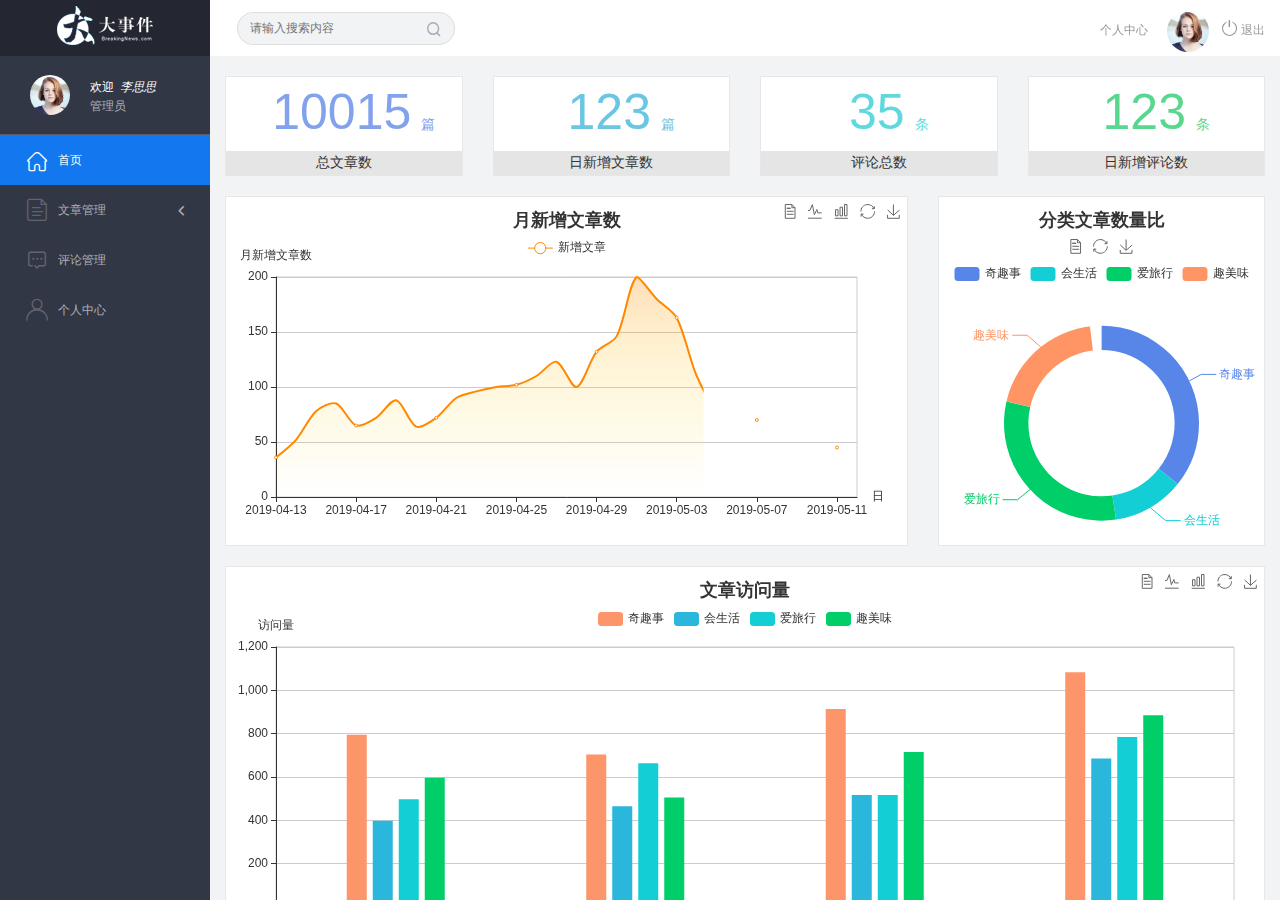
<file: web_back/index.html>
<!-- 主页 -->
<!DOCTYPE html>
<html lang="en">

<head>
    <meta charset="UTF-8">
    <meta name="viewport" content="width=device-width, initial-scale=1.0">
    <meta http-equiv="X-UA-Compatible" content="ie=edge">
    <title>大事件-后台首页</title>
    <link rel="stylesheet" href="js/bootstrap/css/bootstrap.min.css">
    <link rel="stylesheet" href="css/reset.css">
    <link rel="stylesheet" href="css/iconfont.css">
    <link rel="stylesheet" href="css/main.css">
</head>

<body>
    <div class="sider">
        <a href="#" class="logo"><img src="images/logo02.png" alt="logo"></a>
        <div class="user_info">
            <img class="userImg" src="images/2.jpg" alt="person">
            <span>欢迎&nbsp;&nbsp;<i id="userName">李思思</i></span>
            <b>管理员</b>
        </div>
        <div class="menu">
            <div class="level01 active"><a href="main_count.html" target="main_frame"><i
                        class="iconfont icon-yidiandiantubiao04"></i><span>首页</span></a></div>
            <div class="level01"><a href="#"><i class="iconfont icon-icon-article"></i><span>文章管理</span><b
                        class="iconfont icon-arrowdownl"></b></a></div>
            <ul class="level02">
                <li><a href="article_list.html" target="main_frame"><i
                            class="iconfont icon-previewright"></i><span>文章列表</span></a></li>
                <li><a href="article_release.html" target="main_frame"><i
                            class="iconfont icon-previewright"></i><span>发表文章</span></a></li>
                <li><a href="article_category.html" target="main_frame"><i
                            class="iconfont icon-previewright"></i><span>文章类别管理</span></a></li>
            </ul>

            <div class="level01"><a href="comment_list.html" target="main_frame"><i
                        class="iconfont icon-comment"></i><span>评论管理</span></a></div>
            <div class="level01"><a href="user.html" target="main_frame"><i
                        class="iconfont icon-user"></i><span>个人中心</span></a></div>
        </div>
    </div>

    <div class="header_bar">
        <form class="search_form">
            <input type="text" placeholder="请输入搜索内容">
            <i class="iconfont icon-search"></i>
        </form>
        <div class="user_center_link">
            <a href="user.html" onclick="setMenu(3,0)" target="main_frame">个人中心</a>
            <img class="userImg" src="images/2.jpg" alt="person">
            <a href="javascript:;" id="btn_loginout"><i class="iconfont icon-tuichu"></i> 退出</a>
        </div>
    </div>

    <div class="main" id="main_body">
        <iframe src="main_count.html" frameborder="0" id="main_frame" name="main_frame" frameborder="0"
            scrolling="auto"></iframe>
    </div>


    <script src="js/jquery-1.12.4.min.js"></script>
    <script src="./js/utils/config.js"></script>
    <script src="./js/utils/user.js"></script>

    <!-- 前任留下的代码,做此项目的时候先不用管 -->
    <script>
        var $level01 = $('.level01');
        var $subli = $('.level02 li')
        $level01.click(function () {
            $level01.not($(this)).removeClass('active');
            $(this).addClass('active');

            if ($(this).next().hasClass('level02')) {
                $(this).next().slideToggle();
                $(this).find('b').toggleClass('rotate0');
            } else {
                $subli.removeClass('active');
            }
        })

        $subli.click(function () {
            $subli.not($(this)).removeClass('active');
            $(this).addClass('active');

            if (!$(this).parent().prev().hasClass('active')) {
                $level01.removeClass('active');
                $(this).parent().prev().addClass('active');
            }
        })

        function resizeFrame() {
            var frame_w = $('#main_body').outerWidth();
            var frame_h = $('#main_body').outerHeight();
            $('#main_frame').css({ 'width': frame_w, 'height': frame_h });
        }

        resizeFrame();

        $(window).resize(function () {
            resizeFrame();
        })


        function setMenu(m, n) {
            $level01.eq(m).addClass('active').siblings().not('.level02').removeClass('active');
            if (m != 1) {
                $('.level02').slideUp();
            } else {
                $('.level02').slideDown();
                $('.level02').children().eq(n).addClass('active').siblings().removeClass('active');
            }
        }

    </script>



    <script>

        // 管理员退出登录功能
        $("#btn_loginout").on("click", function () {
            user.loginout().then(function (res) {
                // console.log(res);
                if (res.code === 200) {
                    // alert("成功退出")
                    window.location.href = "./login.html";
                } else {
                    alert(res.msg)
                }
            });//调用"管理员退出登录"的功能
        })

        // 获取管理员信息并显示
        user.getuser().then(function (res) {
            console.log(res);
            if (res.code === 200) {
                $("#userName").text(res.data.nickname);
                $(".userImg").attr("src", res.data.user_pic);
            }
        });  //调用 "获取管理员信息并显示"功能

    </script>


</body>

</html>
</file>
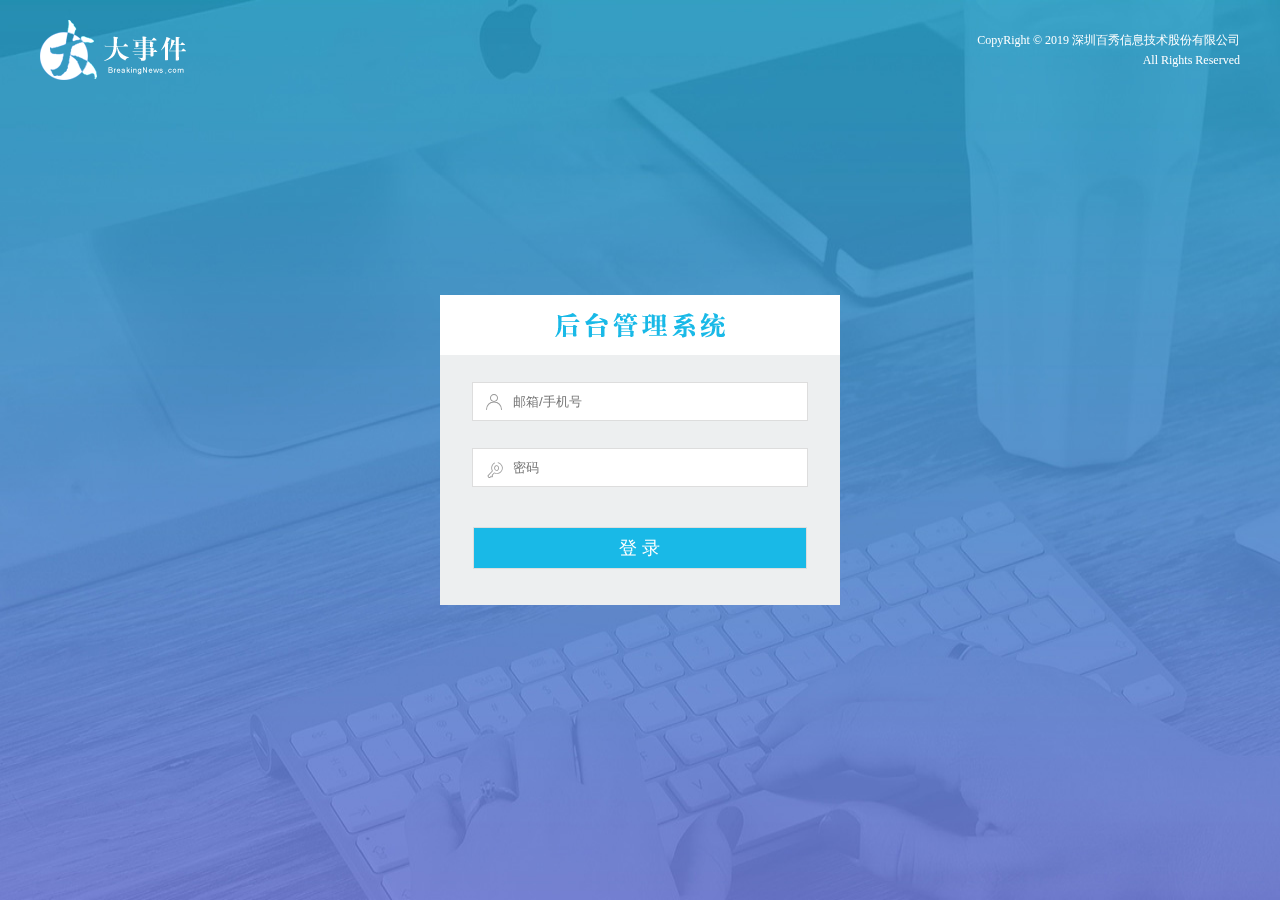
<file: web_back/login.html>
<!-- 登录页 -->
<!DOCTYPE html>
<html lang="en">

<head>
    <meta charset="UTF-8">
    <meta name="viewport" content="width=device-width, initial-scale=1.0">
    <meta http-equiv="X-UA-Compatible" content="ie=edge">
    <title>大事件-后台登录页</title>
    <link rel="stylesheet" type="text/css" href="css/reset.css">
    <link rel="stylesheet" type="text/css" href="css/iconfont.css">
    <link rel="stylesheet" type="text/css" href="css/main.css">
</head>

<body>
    <div class="main_wrap">
        <div class="header">
            <a href="#" class="logo"><img src="images/logo.png" alt=""></a>
            <div class="copyright">CopyRight © 2019 深圳百秀信息技术股份有限公司<br>All Rights Reserved</div>
        </div>

        <div class="login_form_con">
            <div class="login_title"></div>
            <form class="login_form">
                <i class="iconfont icon-user"></i>
                <i class="iconfont icon-key"></i>
                <input type="text" id="username" class="input_txt" placeholder="邮箱/手机号">
                <input type="password" id="password" class="input_pass" placeholder="密码">
                <!-- <input type="submit" id="btn_login" class="input_sub" value="登 录"> -->
                <!-- 如果submit按钮在表单中,他就会有提交的动作,此时将submit改为button即可 -->
                <input type="button" id="btn_login" class="input_sub" value="登 录">
            </form>
        </div>
    </div>
</body>


<script src="./js/jquery-1.12.4.min.js"></script>
<script src="./js/utils/config.js"></script>
<script src="./js/utils/user.js"></script>


<script>
    //管理员登录
    $("#btn_login").on("click", function () {
        var username = $("#username").val().trim();
        var password = $("#password").val().trim();
        if (username.length === 0 || password.length === 0) {
            alert("用户名或密码不能为空");
            return;
        };

        user.login(username, password).then(function (res) {
            // console.log(res);
            if (res.code === 200) {
                // alert("登陆成功")
                window.location.href = './index.html';
            } else {
                alert(res.msg)
            }
        });
    })

</script>

</html>
</file>
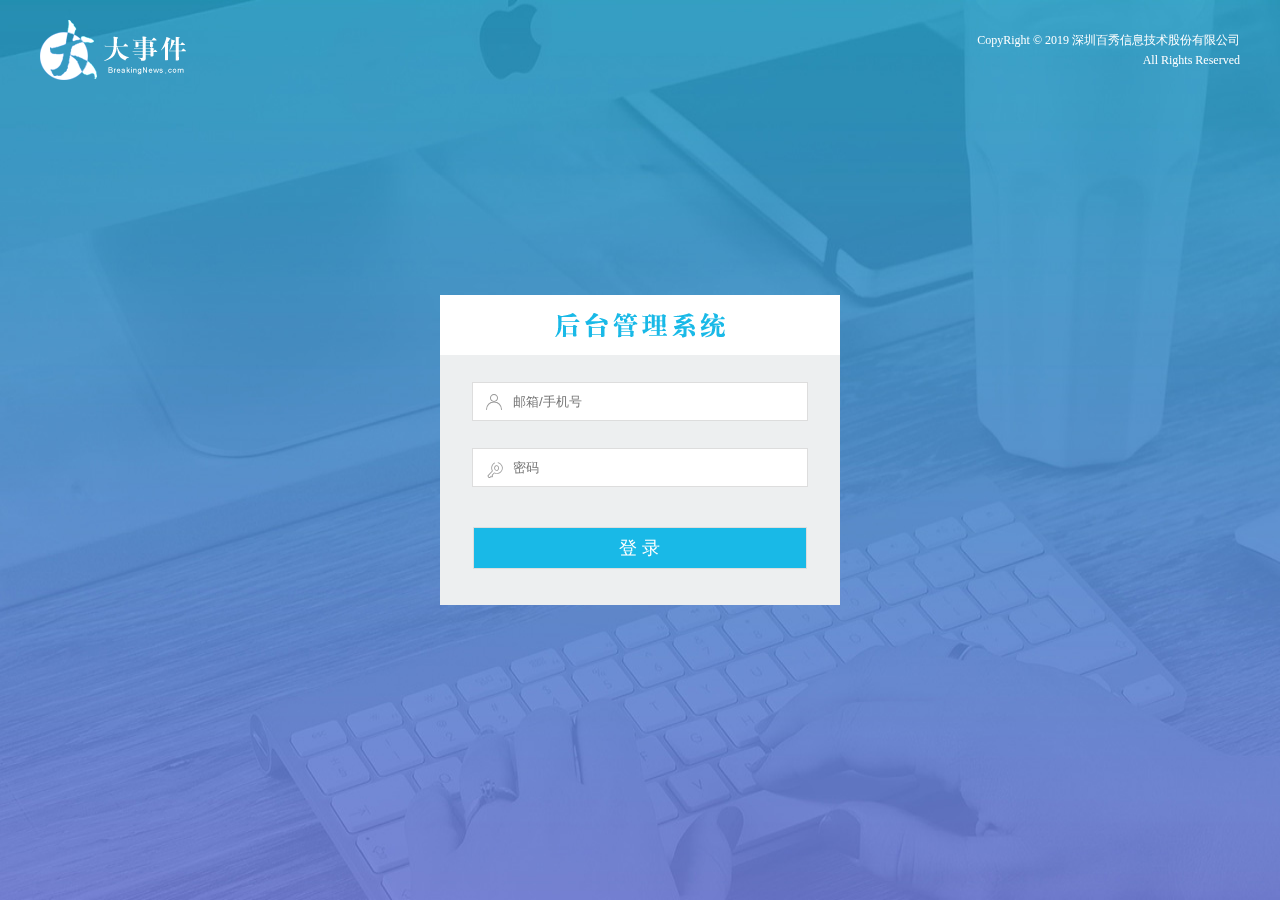
<file: web_back/login基本完成.html>
<!DOCTYPE html>
<html lang="en">

<head>
    <meta charset="UTF-8">
    <meta name="viewport" content="width=device-width, initial-scale=1.0">
    <meta http-equiv="X-UA-Compatible" content="ie=edge">
    <title>大事件-后台登录页</title>
    <link rel="stylesheet" type="text/css" href="css/reset.css">
    <link rel="stylesheet" type="text/css" href="css/iconfont.css">
    <link rel="stylesheet" type="text/css" href="css/main.css">
</head>

<body>
    <div class="main_wrap">
        <div class="header">
            <a href="#" class="logo"><img src="images/logo.png" alt=""></a>
            <div class="copyright">CopyRight © 2019 深圳百秀信息技术股份有限公司<br>All Rights Reserved</div>
        </div>

        <div class="login_form_con">
            <div class="login_title"></div>
            <form class="login_form">
                <i class="iconfont icon-user"></i>
                <i class="iconfont icon-key"></i>
                <input type="text" id="username" class="input_txt" placeholder="邮箱/手机号">
                <input type="password" id="password" class="input_pass" placeholder="密码">
                <!-- <input type="submit" id="btn_login" class="input_sub" value="登 录"> -->
                <!-- 如果submit按钮在表单中,他就会有提交的动作,此时将submit改为button即可 -->
                <input type="button" id="btn_login" class="input_sub" value="登 录">
            </form>
        </div>
    </div>
</body>
<script src="./js/jquery-1.12.4.min.js"></script>
<script>
    $("#btn_login").on("click", function () {
        var username = $("#username").val().trim();
        var password = $("#password").val().trim();
        if (username.length === 0 || password.length === 0) {
            alert("用户名或密码不能为空");
        };

        $.post("http://192.168.43.92:8000/admin/login", {
            'user_name': username,
            'password': password,
        }).then(function (res) {
            // console.log(res);
            if (res.code === 200) {
                alert("登陆成功")
            } else {
                alert(res.msg)
            }

        });

    })

</script>

</html>
</file>
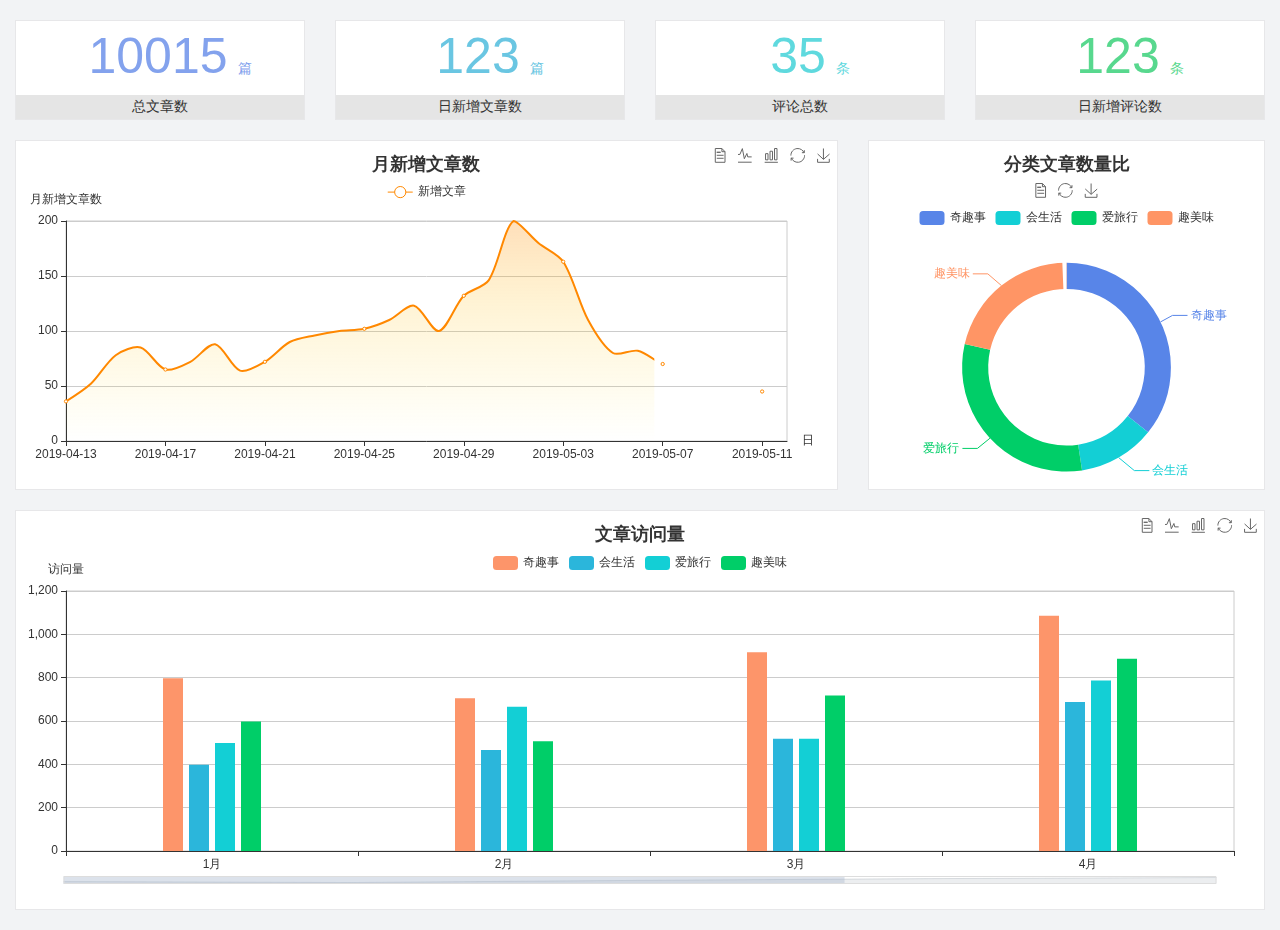
<file: web_back/main_count.html>
<!DOCTYPE html>
<html lang="en">

<head>
    <meta charset="UTF-8">
    <meta name="viewport" content="width=device-width, initial-scale=1.0">
    <meta http-equiv="X-UA-Compatible" content="ie=edge">
    <title>图表统计</title>
    <link rel="stylesheet" href="js/bootstrap/css/bootstrap.min.css">
    <link rel="stylesheet" href="css/reset.css">
    <link rel="stylesheet" href="css/iconfont.css">
    <link rel="stylesheet" href="css/main.css">
    <script src="js/jquery-1.12.4.min.js"></script>
    <script type="text/javascript" src="js/echarts.min.js"></script>
</head>

<body>
    <div class="container-fluid">
        <div class="row spannel_list">
            <div class="col-sm-3 col-xs-6">
                <div class="spannel">
                    <em>10015</em><span>篇</span>
                    <b>总文章数</b>
                </div>
            </div>
            <div class="col-sm-3 col-xs-6">
                <div class="spannel scolor01">
                    <em>123</em><span>篇</span>
                    <b>日新增文章数</b>
                </div>
            </div>
            <div class="col-sm-3 col-xs-6">
                <div class="spannel scolor02">
                    <em>35</em><span>条</span>
                    <b>评论总数</b>
                </div>
            </div>
            <div class="col-sm-3 col-xs-6">
                <div class="spannel scolor03">
                    <em>123</em><span>条</span>
                    <b>日新增评论数</b>
                </div>
            </div>
        </div>
    </div>

    <div class="container-fluid">
        <div class="row curve-pie">
            <div class="col-lg-8 col-md-8">
                <div class="gragh_pannel" id="curve_show"></div>
            </div>
            <div class="col-lg-4 col-md-4">
                <div class="gragh_pannel"  id="pie_show"></div>
            </div>
        </div>
    </div>

    <div class="container-fluid">
        <div class="column_pannel"  id="column_show"></div>
    </div>

    <script>
        var oChart = echarts.init(document.getElementById('curve_show'));
        var aList_all = [
          {'count':36,'date':'2019-04-13'},
          {'count':52,'date':'2019-04-14'},
          {'count':78,'date':'2019-04-15'},
          {'count':85,'date':'2019-04-16'},
          {'count':65,'date':'2019-04-17'},
          {'count':72,'date':'2019-04-18'},
          {'count':88,'date':'2019-04-19'},
          {'count':64,'date':'2019-04-20'},
          {'count':72,'date':'2019-04-21'},
          {'count':90,'date':'2019-04-22'},
          {'count':96,'date':'2019-04-23'},
          {'count':100,'date':'2019-04-24'},
          {'count':102,'date':'2019-04-25'},
          {'count':110,'date':'2019-04-26'},
          {'count':123,'date':'2019-04-27'},
          {'count':100,'date':'2019-04-28'},
          {'count':132,'date':'2019-04-29'},
          {'count':146,'date':'2019-04-30'},
          {'count':200,'date':'2019-05-01'},
          {'count':180,'date':'2019-05-02'},
          {'count':163,'date':'2019-05-03'},
          {'count':110,'date':'2019-05-04'},
          {'count':80,'date':'2019-05-05'},
          {'count':82,'date':'2019-05-06'},
          {'count':70,'date':'2019-05-07'},
          {'count':65,'date':'2019-05-08'},
          {'count':54,'date':'2019-05-09'},
          {'count':40,'date':'2019-05-10'},
          {'count':45,'date':'2019-05-11'},
          {'count':38,'date':'2019-05-12'},
        ];

        let aCount = [];
        let aDate = [];

        for(var i=0;i<aList_all.length;i++){
            aCount.push(aList_all[i].count);
            aDate.push(aList_all[i].date);
        }

        var chartopt = {
                  title:{
                      text: '月新增文章数',
                      left: 'center',
                      top: '10'
                  },
                  tooltip:{
                      trigger: 'axis'
                  },
                  legend: {
                      data:['新增文章'],
                      top: '40'
                  },
                  toolbox: {
                      show : true,
                      feature : {
                          mark : {show: true},
                          dataView : {show: true, readOnly: false},
                          magicType : {show: true, type: ['line','bar']},
                          restore : {show: true},
                          saveAsImage : {show: true}
                      }
                  },
                  calculable : true,               
                  xAxis : [
                      {
                          name: '日',
                          type : 'category',
                          boundaryGap : false,
                          data :aDate
                      }
                  ],        
                  yAxis : [
                      {
                          name: '月新增文章数',
                          type : 'value'
                      }
                  ],      
                  series : [
					        {
					            name:'新增文章',
					            type:'line',
					            smooth:true,
					            itemStyle: {normal: {areaStyle: {type: 'default'}, color: '#f80'}, lineStyle: {color: '#f80'}},
					            data:aCount
                            }],
                            areaStyle:{
						        normal:{
						            color: new echarts.graphic.LinearGradient(0, 0, 0, 1, [{
						                offset: 0,
						                color: 'rgba(255,136,0,0.39)'
						            }, {
						                offset: .34,
						                color: 'rgba(255,180,0,0.25)'
						            },{
						                offset: 1,
						                color: 'rgba(255,222,0,0.00)'
						            }])

						        }
						    },
                  grid: {
                      show: true,             
                      x:50,
                      x2:50,
                      y:80,
                      height:220
                  }                 
            };

        oChart.setOption(chartopt);


        var oPie = echarts.init(document.getElementById('pie_show'));
        var oPieopt =  
        {
          title : {
              top:10,
              text: '分类文章数量比',
              x:'center'
          },
          tooltip : {
              trigger: 'item',
              formatter: "{a} <br/>{b} : {c} ({d}%)"
          },
          color:['#5885e8','#13cfd5','#00ce68','#ff9565'],
          legend: {
              x : 'center',
              top:65,
              data:['奇趣事','会生活','爱旅行','趣美味']
          },
          toolbox: {
              show : true,
              x : 'center',
              top:35,
              feature : {
                  mark : {show: true},
                  dataView : {show: true, readOnly: false},
                  magicType : {
                      show: true, 
                      type: ['pie', 'funnel'],
                      option: {
                          funnel: {
                              x: '25%',
                              width: '50%',
                              funnelAlign: 'left',
                              max: 1548
                          }
                      }
                  },
                  restore : {show: true},
                  saveAsImage : {show: true}
              }
          },
          calculable : true,
          series : [
              {
                  name:'访问来源',
                  type:'pie',
                  radius: ['45%', '60%'],
                  center: ['50%', '65%'],
                  data:[
                      {value:300, name:'奇趣事'},
                      {value:100, name:'会生活'},
                      {value:260, name:'爱旅行'},                   
                      {value:180,name:'趣美味'}
                  ]
              }
          ]
      };
      oPie.setOption(oPieopt);



      var oColumn = this.echarts.init(document.getElementById('column_show'));
        var oColumnopt =  
              {
                title:{
                    text: '文章访问量',
                    left: 'center',
                    top: '10'
              },
                tooltip : {
                    trigger: 'axis'
                },
                legend: {
                    data:['奇趣事','会生活','爱旅行','趣美味'],
                    top:'40'          
                },
                toolbox: {
                    show : true,
                    feature : {
                        mark : {show: true},
                        dataView : {show: true, readOnly: false},
                        magicType : {show: true, type: ['line', 'bar']},
                        restore : {show: true},
                        saveAsImage : {show: true}
                    }
                },
                calculable : true,
               xAxis : [
                    {
                        type : 'category',
                        data : ['1月','2月','3月','4月','5月']
                    }
                ],
                yAxis : [
                    {
                        name : '访问量',
                        type : 'value'
                    }
                ],
                series : [
                    {
                        name:'奇趣事',
                        type:'bar',
                        barWidth:20, 
                        itemStyle:{
                           normal: {areaStyle: {type: 'default'}, color: '#fd956a'}
                        },
                        data:[800, 708, 920, 1090, 1200]
                    },
                    {
                        name:'会生活',
                        type:'bar',
                        barWidth:20, 
                        itemStyle:{
                           normal: {areaStyle: {type: 'default'}, color: '#2bb6db'}
                        },
                        data:[400, 468, 520, 690, 800]
                    },
                    {
                        name:'爱旅行',
                        type:'bar',
                        barWidth:20, 
                        itemStyle:{
                           normal: {areaStyle: {type: 'default'}, color: '#13cfd5'}
                        },
                        data:[500, 668, 520, 790, 900]
                    },
                    {
                        name:'趣美味',
                        type:'bar',
                        barWidth:20, 
                        itemStyle:{
                           normal: {areaStyle: {type: 'default'}, color: '#00ce68'}
                        },
                        data:[600, 508, 720, 890, 1000]
                    }
                ],
                grid: {
                    show: true, 
                    x:50,
                    x2:30,            
                    y:80,
                    height:260
                },
                dataZoom: [//给x轴设置滚动条
                 {
                     start:0,//默认为0
                     end: 100-1000/31,//默认为100
                     type: 'slider',
                     show: true,
                     xAxisIndex: [0],
                     handleSize: 0,//滑动条的 左右2个滑动条的大小
                     height:8,//组件高度
                     left:45, //左边的距离
                     right:50,//右边的距离
                     bottom: 26,//右边的距离
                     handleColor: '#ddd',//h滑动图标的颜色
                     handleStyle: {
                         borderColor: "#cacaca",
                         borderWidth: "1",
                         shadowBlur: 2,
                         background: "#ddd",
                         shadowColor: "#ddd",
                     }
                  }]
            };
            oColumn.setOption(oColumnopt);

    </script>


</body>

</html>
</file>
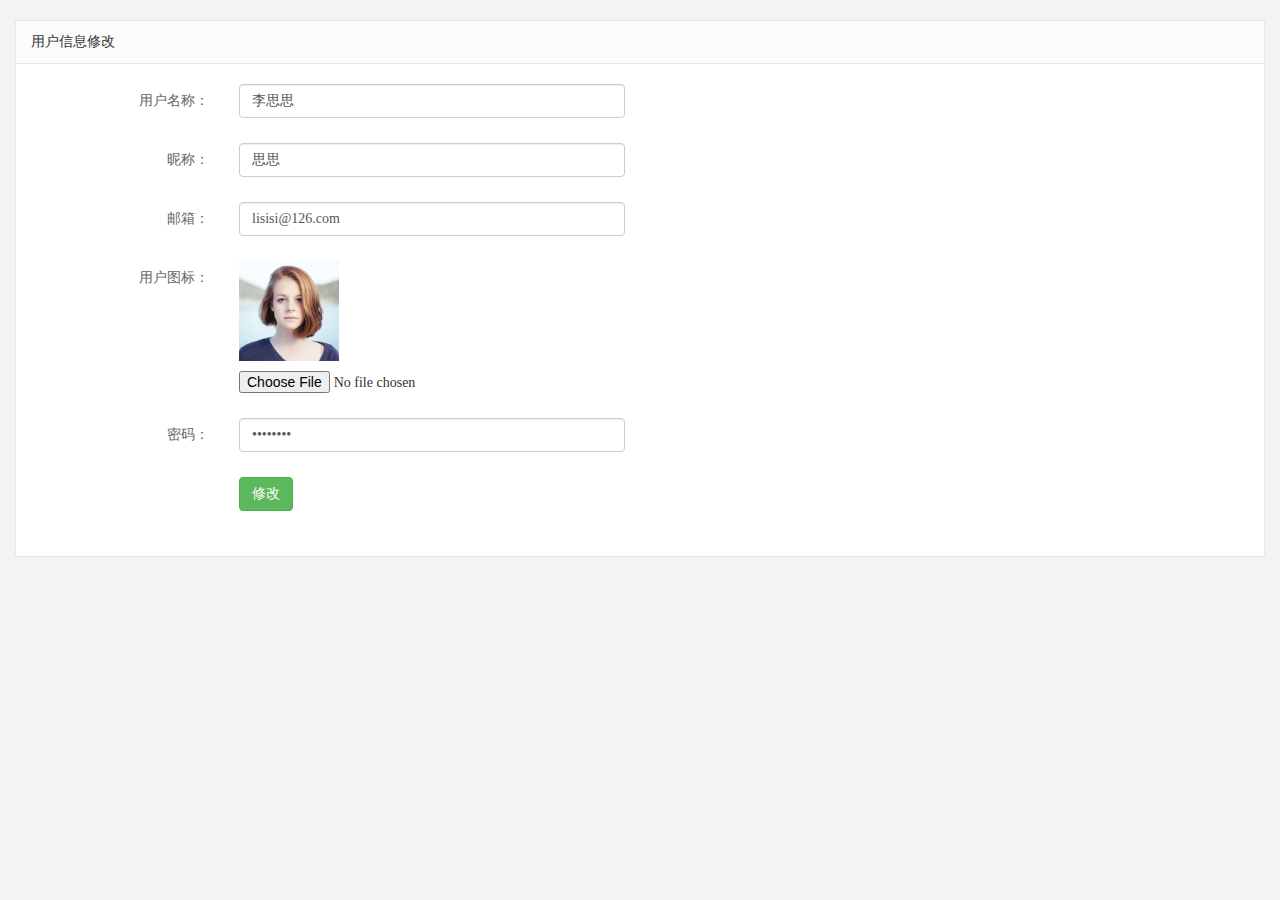
<file: web_back/user.html>
<!DOCTYPE html>
<html lang="en">

<head>
    <meta charset="UTF-8">
    <meta name="viewport" content="width=device-width, initial-scale=1.0">
    <meta http-equiv="X-UA-Compatible" content="ie=edge">
    <title>文章列表</title>
    <link rel="stylesheet" href="js/bootstrap/css/bootstrap.min.css">
    <link rel="stylesheet" href="css/reset.css">
    <link rel="stylesheet" href="css/iconfont.css">
    <link rel="stylesheet" href="css/main.css">
    <script src="js/jquery-1.12.4.min.js"></script>

</head>

<body>
    <div class="container-fluid">
        <div class="common_title">
            用户信息修改
        </div>
        <div class="container-fluid common_con">
            <form class="form-horizontal article_form">
                <div class="form-group">
                    <label for="inputEmail3" class="col-sm-2 control-label">用户名称：</label>
                    <div class="col-sm-4">
                        <input type="text" class="form-control" id="inputEmail3" value="李思思">
                    </div>
                </div>
                <div class="form-group">
                    <label for="inputEmail3" class="col-sm-2 control-label">昵称：</label>
                    <div class="col-sm-4">
                        <input type="text" class="form-control" id="inputEmail3" value="思思">
                    </div>
                </div>
                <div class="form-group">
                    <label for="inputEmail3" class="col-sm-2 control-label">邮箱：</label>
                    <div class="col-sm-4">
                        <input type="text" class="form-control" id="inputEmail3" value="lisisi@126.com">
                    </div>
                </div>
                
                <div class="form-group">
                    <label for="inputPassword3" class="col-sm-2 control-label">用户图标：</label>
                    <div class="col-sm-10">
                        <img src="images/2.jpg" alt="" class="user_pic">
                        <input type="file" id="exampleInputFile">
                    </div>
                </div>

                <div class="form-group">
                        <label for="inputEmail3" class="col-sm-2 control-label">密码：</label>
                        <div class="col-sm-4">
                            <input type="password" class="form-control" id="inputEmail3" value="12345678">
                        </div>
                    </div>
               
    
                <div class="form-group">
                    <div class="col-sm-offset-2 col-sm-10">
                        <button type="submit" class="btn btn-success">修改</button>
                    </div>
                </div>
            </form>
        </div>
    </div>

</body>

</html>
</file>
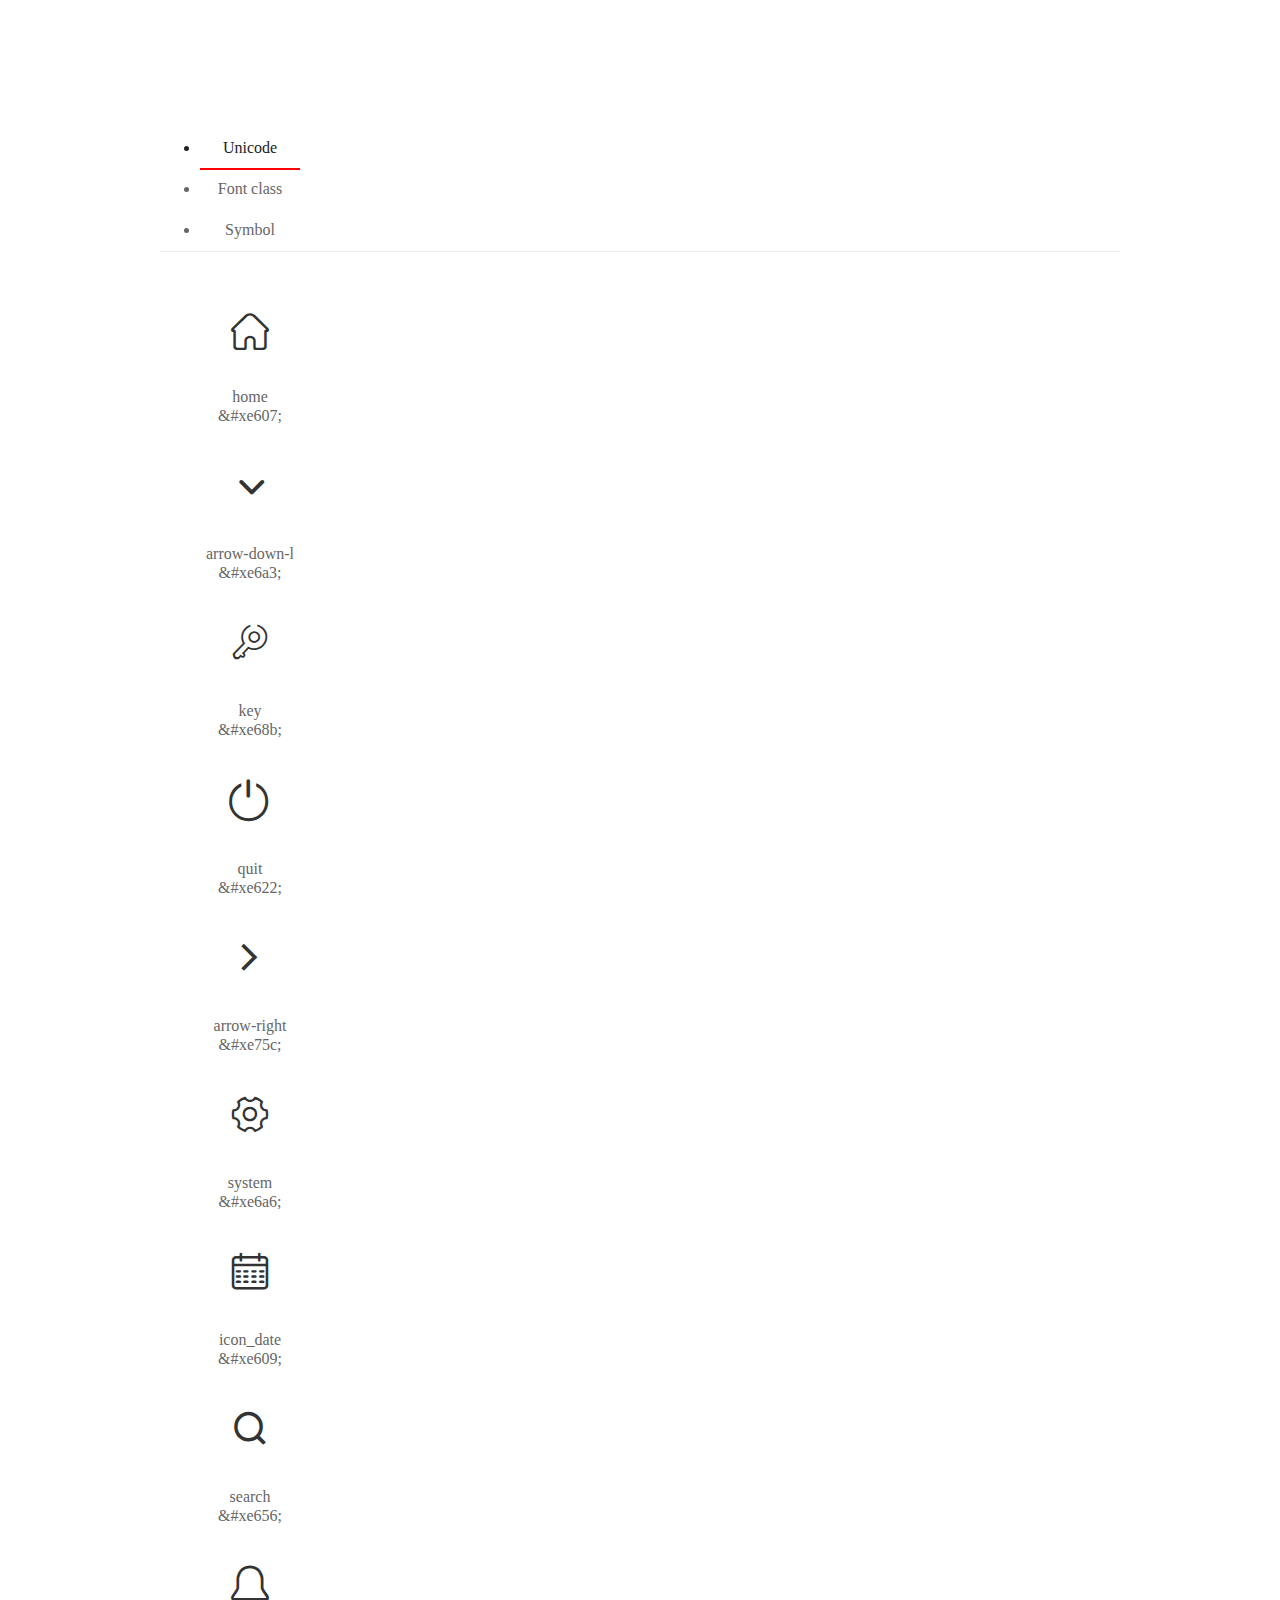
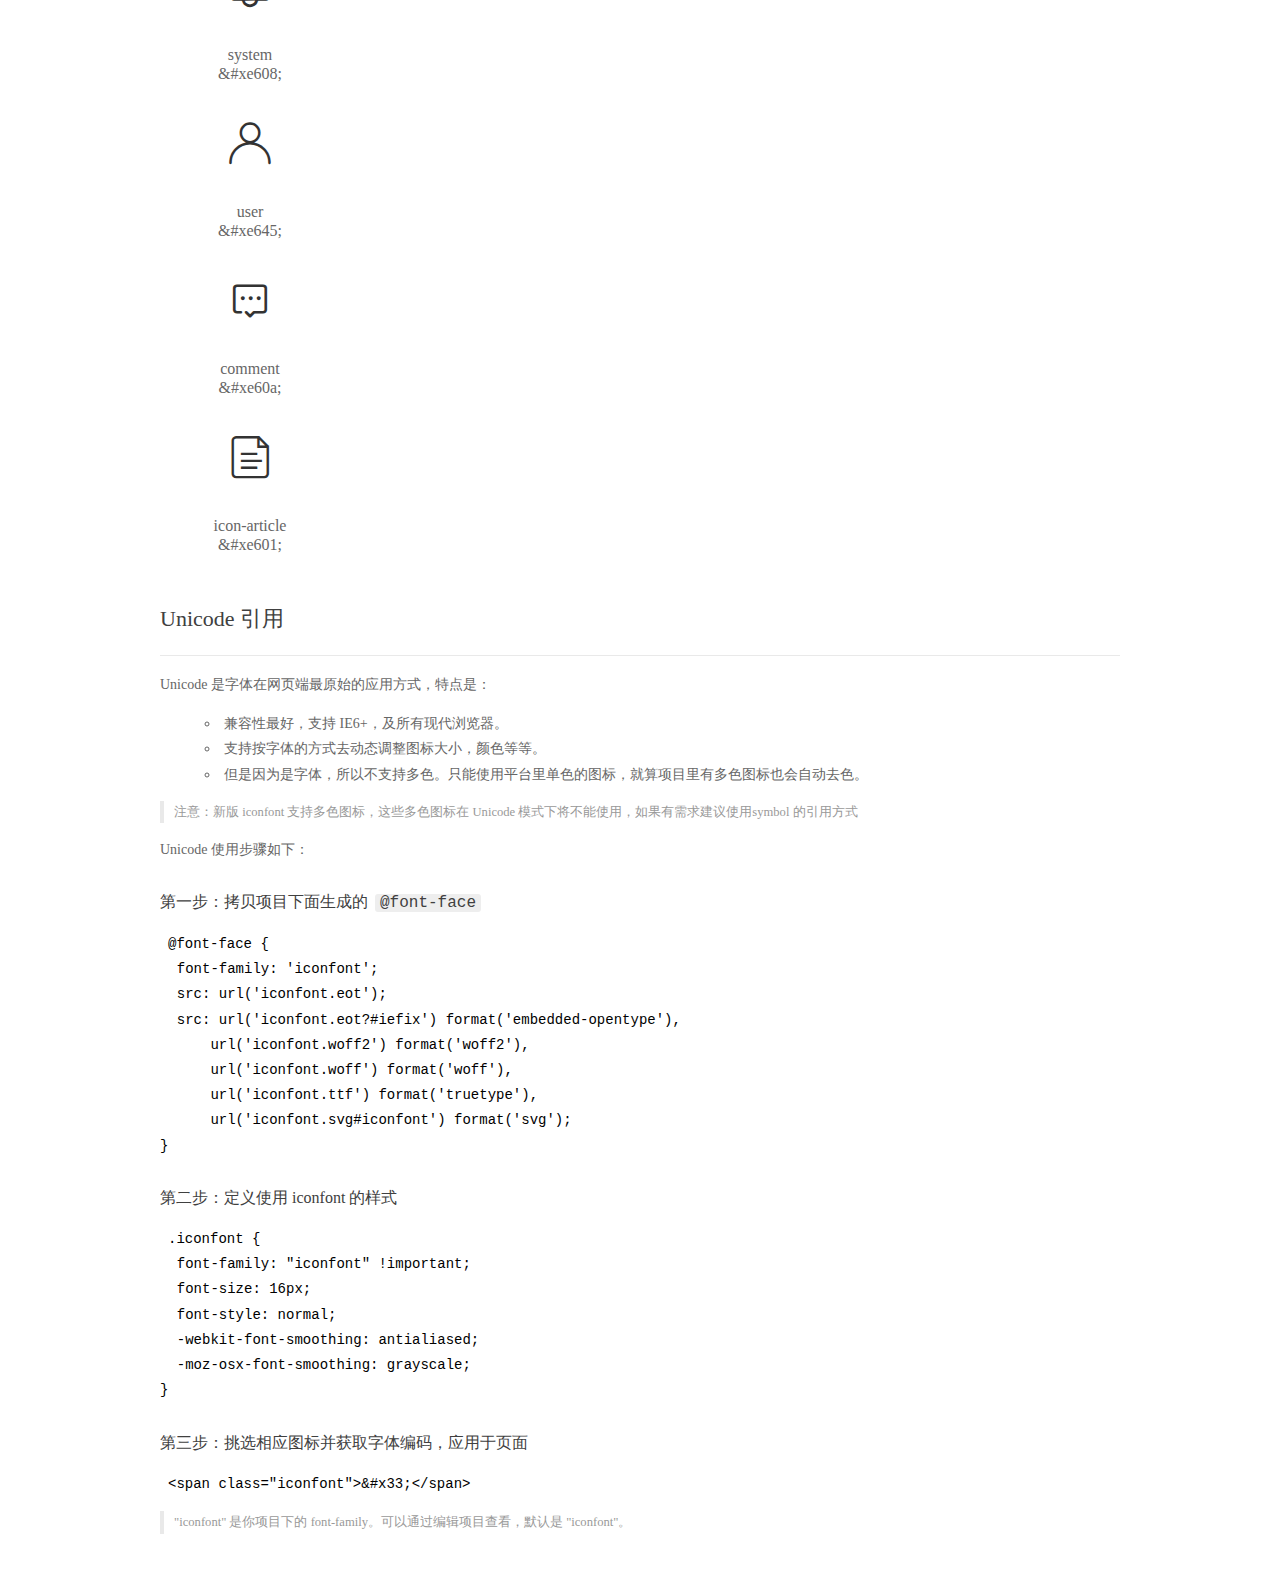
<file: web_back/fonts/demo_index.html>
<!DOCTYPE html>
<html>
<head>
  <meta charset="utf-8"/>
  <title>IconFont Demo</title>
  <link rel="shortcut icon" href="https://gtms04.alicdn.com/tps/i4/TB1_oz6GVXXXXaFXpXXJDFnIXXX-64-64.ico" type="image/x-icon"/>
  <link rel="stylesheet" href="https://g.alicdn.com/thx/cube/1.3.2/cube.min.css">
  <link rel="stylesheet" href="demo.css">
  <link rel="stylesheet" href="iconfont.css">
  <script src="iconfont.js"></script>
  <!-- jQuery -->
  <script src="https://a1.alicdn.com/oss/uploads/2018/12/26/7bfddb60-08e8-11e9-9b04-53e73bb6408b.js"></script>
  <!-- 代码高亮 -->
  <script src="https://a1.alicdn.com/oss/uploads/2018/12/26/a3f714d0-08e6-11e9-8a15-ebf944d7534c.js"></script>
</head>
<body>
  <div class="main">
    <h1 class="logo"><a href="https://www.iconfont.cn/" title="iconfont 首页" target="_blank">&#xe86b;</a></h1>
    <div class="nav-tabs">
      <ul id="tabs" class="dib-box">
        <li class="dib active"><span>Unicode</span></li>
        <li class="dib"><span>Font class</span></li>
        <li class="dib"><span>Symbol</span></li>
      </ul>
      
    </div>
    <div class="tab-container">
      <div class="content unicode" style="display: block;">
          <ul class="icon_lists dib-box">
          
            <li class="dib">
              <span class="icon iconfont">&#xe607;</span>
                <div class="name">home</div>
                <div class="code-name">&amp;#xe607;</div>
              </li>
          
            <li class="dib">
              <span class="icon iconfont">&#xe6a3;</span>
                <div class="name">arrow-down-l</div>
                <div class="code-name">&amp;#xe6a3;</div>
              </li>
          
            <li class="dib">
              <span class="icon iconfont">&#xe68b;</span>
                <div class="name">key</div>
                <div class="code-name">&amp;#xe68b;</div>
              </li>
          
            <li class="dib">
              <span class="icon iconfont">&#xe622;</span>
                <div class="name">quit</div>
                <div class="code-name">&amp;#xe622;</div>
              </li>
          
            <li class="dib">
              <span class="icon iconfont">&#xe75c;</span>
                <div class="name">arrow-right</div>
                <div class="code-name">&amp;#xe75c;</div>
              </li>
          
            <li class="dib">
              <span class="icon iconfont">&#xe6a6;</span>
                <div class="name">system</div>
                <div class="code-name">&amp;#xe6a6;</div>
              </li>
          
            <li class="dib">
              <span class="icon iconfont">&#xe609;</span>
                <div class="name">icon_date</div>
                <div class="code-name">&amp;#xe609;</div>
              </li>
          
            <li class="dib">
              <span class="icon iconfont">&#xe656;</span>
                <div class="name">search</div>
                <div class="code-name">&amp;#xe656;</div>
              </li>
          
            <li class="dib">
              <span class="icon iconfont">&#xe608;</span>
                <div class="name">system</div>
                <div class="code-name">&amp;#xe608;</div>
              </li>
          
            <li class="dib">
              <span class="icon iconfont">&#xe645;</span>
                <div class="name">user</div>
                <div class="code-name">&amp;#xe645;</div>
              </li>
          
            <li class="dib">
              <span class="icon iconfont">&#xe60a;</span>
                <div class="name">comment</div>
                <div class="code-name">&amp;#xe60a;</div>
              </li>
          
            <li class="dib">
              <span class="icon iconfont">&#xe601;</span>
                <div class="name">icon-article</div>
                <div class="code-name">&amp;#xe601;</div>
              </li>
          
          </ul>
          <div class="article markdown">
          <h2 id="unicode-">Unicode 引用</h2>
          <hr>

          <p>Unicode 是字体在网页端最原始的应用方式，特点是：</p>
          <ul>
            <li>兼容性最好，支持 IE6+，及所有现代浏览器。</li>
            <li>支持按字体的方式去动态调整图标大小，颜色等等。</li>
            <li>但是因为是字体，所以不支持多色。只能使用平台里单色的图标，就算项目里有多色图标也会自动去色。</li>
          </ul>
          <blockquote>
            <p>注意：新版 iconfont 支持多色图标，这些多色图标在 Unicode 模式下将不能使用，如果有需求建议使用symbol 的引用方式</p>
          </blockquote>
          <p>Unicode 使用步骤如下：</p>
          <h3 id="-font-face">第一步：拷贝项目下面生成的 <code>@font-face</code></h3>
<pre><code class="language-css"
>@font-face {
  font-family: 'iconfont';
  src: url('iconfont.eot');
  src: url('iconfont.eot?#iefix') format('embedded-opentype'),
      url('iconfont.woff2') format('woff2'),
      url('iconfont.woff') format('woff'),
      url('iconfont.ttf') format('truetype'),
      url('iconfont.svg#iconfont') format('svg');
}
</code></pre>
          <h3 id="-iconfont-">第二步：定义使用 iconfont 的样式</h3>
<pre><code class="language-css"
>.iconfont {
  font-family: "iconfont" !important;
  font-size: 16px;
  font-style: normal;
  -webkit-font-smoothing: antialiased;
  -moz-osx-font-smoothing: grayscale;
}
</code></pre>
          <h3 id="-">第三步：挑选相应图标并获取字体编码，应用于页面</h3>
<pre>
<code class="language-html"
>&lt;span class="iconfont"&gt;&amp;#x33;&lt;/span&gt;
</code></pre>
          <blockquote>
            <p>"iconfont" 是你项目下的 font-family。可以通过编辑项目查看，默认是 "iconfont"。</p>
          </blockquote>
          </div>
      </div>
      <div class="content font-class">
        <ul class="icon_lists dib-box">
          
          <li class="dib">
            <span class="icon iconfont icon-yidiandiantubiao04"></span>
            <div class="name">
              home
            </div>
            <div class="code-name">.icon-yidiandiantubiao04
            </div>
          </li>
          
          <li class="dib">
            <span class="icon iconfont icon-arrowdownl"></span>
            <div class="name">
              arrow-down-l
            </div>
            <div class="code-name">.icon-arrowdownl
            </div>
          </li>
          
          <li class="dib">
            <span class="icon iconfont icon-key"></span>
            <div class="name">
              key
            </div>
            <div class="code-name">.icon-key
            </div>
          </li>
          
          <li class="dib">
            <span class="icon iconfont icon-tuichu"></span>
            <div class="name">
              quit
            </div>
            <div class="code-name">.icon-tuichu
            </div>
          </li>
          
          <li class="dib">
            <span class="icon iconfont icon-previewright"></span>
            <div class="name">
              arrow-right
            </div>
            <div class="code-name">.icon-previewright
            </div>
          </li>
          
          <li class="dib">
            <span class="icon iconfont icon-system"></span>
            <div class="name">
              system
            </div>
            <div class="code-name">.icon-system
            </div>
          </li>
          
          <li class="dib">
            <span class="icon iconfont icon-icondate"></span>
            <div class="name">
              icon_date
            </div>
            <div class="code-name">.icon-icondate
            </div>
          </li>
          
          <li class="dib">
            <span class="icon iconfont icon-search"></span>
            <div class="name">
              search
            </div>
            <div class="code-name">.icon-search
            </div>
          </li>
          
          <li class="dib">
            <span class="icon iconfont icon-system1"></span>
            <div class="name">
              system
            </div>
            <div class="code-name">.icon-system1
            </div>
          </li>
          
          <li class="dib">
            <span class="icon iconfont icon-user"></span>
            <div class="name">
              user
            </div>
            <div class="code-name">.icon-user
            </div>
          </li>
          
          <li class="dib">
            <span class="icon iconfont icon-comment"></span>
            <div class="name">
              comment
            </div>
            <div class="code-name">.icon-comment
            </div>
          </li>
          
          <li class="dib">
            <span class="icon iconfont icon-icon-article"></span>
            <div class="name">
              icon-article
            </div>
            <div class="code-name">.icon-icon-article
            </div>
          </li>
          
        </ul>
        <div class="article markdown">
        <h2 id="font-class-">font-class 引用</h2>
        <hr>

        <p>font-class 是 Unicode 使用方式的一种变种，主要是解决 Unicode 书写不直观，语意不明确的问题。</p>
        <p>与 Unicode 使用方式相比，具有如下特点：</p>
        <ul>
          <li>兼容性良好，支持 IE8+，及所有现代浏览器。</li>
          <li>相比于 Unicode 语意明确，书写更直观。可以很容易分辨这个 icon 是什么。</li>
          <li>因为使用 class 来定义图标，所以当要替换图标时，只需要修改 class 里面的 Unicode 引用。</li>
          <li>不过因为本质上还是使用的字体，所以多色图标还是不支持的。</li>
        </ul>
        <p>使用步骤如下：</p>
        <h3 id="-fontclass-">第一步：引入项目下面生成的 fontclass 代码：</h3>
<pre><code class="language-html">&lt;link rel="stylesheet" href="./iconfont.css"&gt;
</code></pre>
        <h3 id="-">第二步：挑选相应图标并获取类名，应用于页面：</h3>
<pre><code class="language-html">&lt;span class="iconfont icon-xxx"&gt;&lt;/span&gt;
</code></pre>
        <blockquote>
          <p>"
            iconfont" 是你项目下的 font-family。可以通过编辑项目查看，默认是 "iconfont"。</p>
        </blockquote>
      </div>
      </div>
      <div class="content symbol">
          <ul class="icon_lists dib-box">
          
            <li class="dib">
                <svg class="icon svg-icon" aria-hidden="true">
                  <use xlink:href="#icon-yidiandiantubiao04"></use>
                </svg>
                <div class="name">home</div>
                <div class="code-name">#icon-yidiandiantubiao04</div>
            </li>
          
            <li class="dib">
                <svg class="icon svg-icon" aria-hidden="true">
                  <use xlink:href="#icon-arrowdownl"></use>
                </svg>
                <div class="name">arrow-down-l</div>
                <div class="code-name">#icon-arrowdownl</div>
            </li>
          
            <li class="dib">
                <svg class="icon svg-icon" aria-hidden="true">
                  <use xlink:href="#icon-key"></use>
                </svg>
                <div class="name">key</div>
                <div class="code-name">#icon-key</div>
            </li>
          
            <li class="dib">
                <svg class="icon svg-icon" aria-hidden="true">
                  <use xlink:href="#icon-tuichu"></use>
                </svg>
                <div class="name">quit</div>
                <div class="code-name">#icon-tuichu</div>
            </li>
          
            <li class="dib">
                <svg class="icon svg-icon" aria-hidden="true">
                  <use xlink:href="#icon-previewright"></use>
                </svg>
                <div class="name">arrow-right</div>
                <div class="code-name">#icon-previewright</div>
            </li>
          
            <li class="dib">
                <svg class="icon svg-icon" aria-hidden="true">
                  <use xlink:href="#icon-system"></use>
                </svg>
                <div class="name">system</div>
                <div class="code-name">#icon-system</div>
            </li>
          
            <li class="dib">
                <svg class="icon svg-icon" aria-hidden="true">
                  <use xlink:href="#icon-icondate"></use>
                </svg>
                <div class="name">icon_date</div>
                <div class="code-name">#icon-icondate</div>
            </li>
          
            <li class="dib">
                <svg class="icon svg-icon" aria-hidden="true">
                  <use xlink:href="#icon-search"></use>
                </svg>
                <div class="name">search</div>
                <div class="code-name">#icon-search</div>
            </li>
          
            <li class="dib">
                <svg class="icon svg-icon" aria-hidden="true">
                  <use xlink:href="#icon-system1"></use>
                </svg>
                <div class="name">system</div>
                <div class="code-name">#icon-system1</div>
            </li>
          
            <li class="dib">
                <svg class="icon svg-icon" aria-hidden="true">
                  <use xlink:href="#icon-user"></use>
                </svg>
                <div class="name">user</div>
                <div class="code-name">#icon-user</div>
            </li>
          
            <li class="dib">
                <svg class="icon svg-icon" aria-hidden="true">
                  <use xlink:href="#icon-comment"></use>
                </svg>
                <div class="name">comment</div>
                <div class="code-name">#icon-comment</div>
            </li>
          
            <li class="dib">
                <svg class="icon svg-icon" aria-hidden="true">
                  <use xlink:href="#icon-icon-article"></use>
                </svg>
                <div class="name">icon-article</div>
                <div class="code-name">#icon-icon-article</div>
            </li>
          
          </ul>
          <div class="article markdown">
          <h2 id="symbol-">Symbol 引用</h2>
          <hr>

          <p>这是一种全新的使用方式，应该说这才是未来的主流，也是平台目前推荐的用法。相关介绍可以参考这篇<a href="">文章</a>
            这种用法其实是做了一个 SVG 的集合，与另外两种相比具有如下特点：</p>
          <ul>
            <li>支持多色图标了，不再受单色限制。</li>
            <li>通过一些技巧，支持像字体那样，通过 <code>font-size</code>, <code>color</code> 来调整样式。</li>
            <li>兼容性较差，支持 IE9+，及现代浏览器。</li>
            <li>浏览器渲染 SVG 的性能一般，还不如 png。</li>
          </ul>
          <p>使用步骤如下：</p>
          <h3 id="-symbol-">第一步：引入项目下面生成的 symbol 代码：</h3>
<pre><code class="language-html">&lt;script src="./iconfont.js"&gt;&lt;/script&gt;
</code></pre>
          <h3 id="-css-">第二步：加入通用 CSS 代码（引入一次就行）：</h3>
<pre><code class="language-html">&lt;style&gt;
.icon {
  width: 1em;
  height: 1em;
  vertical-align: -0.15em;
  fill: currentColor;
  overflow: hidden;
}
&lt;/style&gt;
</code></pre>
          <h3 id="-">第三步：挑选相应图标并获取类名，应用于页面：</h3>
<pre><code class="language-html">&lt;svg class="icon" aria-hidden="true"&gt;
  &lt;use xlink:href="#icon-xxx"&gt;&lt;/use&gt;
&lt;/svg&gt;
</code></pre>
          </div>
      </div>

    </div>
  </div>
  <script>
  $(document).ready(function () {
      $('.tab-container .content:first').show()

      $('#tabs li').click(function (e) {
        var tabContent = $('.tab-container .content')
        var index = $(this).index()

        if ($(this).hasClass('active')) {
          return
        } else {
          $('#tabs li').removeClass('active')
          $(this).addClass('active')

          tabContent.hide().eq(index).fadeIn()
        }
      })
    })
  </script>
</body>
</html>
</file>
<file: web_back/css/iconfont.css>
@font-face {font-family: "iconfont";
  src: url('../fonts/iconfont.eot?t=1558003957214'); /* IE9 */
  src: url('../fonts/iconfont.eot?t=1558003957214#iefix') format('embedded-opentype'), /* IE6-IE8 */
  url('[data-uri]') format('woff2'),
  url('../fonts/iconfont.woff?t=1558003957214') format('woff'),
  url('../fonts/iconfont.ttf?t=1558003957214') format('truetype'), /* chrome, firefox, opera, Safari, Android, iOS 4.2+ */
  url('../fonts/iconfont.svg?t=1558003957214#iconfont') format('svg'); /* iOS 4.1- */
}

.iconfont {
  font-family: "iconfont" !important;
  font-size: 16px;
  font-style: normal;
  -webkit-font-smoothing: antialiased;
  -moz-osx-font-smoothing: grayscale;
}

.icon-yidiandiantubiao04:before {
  content: "\e607";
}

.icon-arrowdownl:before {
  content: "\e6a3";
}

.icon-key:before {
  content: "\e68b";
}

.icon-tuichu:before {
  content: "\e622";
}

.icon-previewright:before {
  content: "\e75c";
}

.icon-system:before {
  content: "\e6a6";
}

.icon-icondate:before {
  content: "\e609";
}

.icon-search:before {
  content: "\e656";
}

.icon-system1:before {
  content: "\e608";
}

.icon-user:before {
  content: "\e645";
}

.icon-comment:before {
  content: "\e60a";
}

.icon-icon-article:before {
  content: "\e601";
}
</file>
<file: web_back/css/main.css>
body{
    font-family:'MicroSoft YaHei';
    background-color: #f2f3f5;
}
.main_wrap{
    position:fixed;
    width:100%;
    height:100%;
    left:0px;
    top:0px;
    background:url('../images/login_bg.jpg'); 
    background-size:100% 100%; 
  }
.header{
    width:1200px;
    overflow: hidden;
    margin:20px auto 0;
}
.heade .logo{
    float: left;
}
.header .copyright{
    float:right;
    font-size:12px;
    color:#fff;
    text-align:right;
    line-height:20px;
    margin-top:10px;
}
.login_form_con{
    position:absolute;
    left:50%;
    top:50%;
    margin-left:-200px;
    margin-top:-155px;
    width:400px;
    height:310px;
    background-color: #edeff0;
}

.login_form{
    position: relative;
}

.login_form .icon-user{
    position:absolute;
    font-size:16px;
    color:#999;
    left:46px;
    top:12px;
}
.login_form .icon-key{
    position:absolute;
    font-size:18px;
    color:#999;
    left:46px;
    top:78px;
}
.login_title{
    height:60px;
    background:url('../images/login_title.png') center center no-repeat #fff;
}
.input_txt,.input_pass,.input_sub{
    display:block;
    width:334px;
    height:37px;
    padding:0px;
    text-indent:40px;
    border:1px solid #ddd;
    margin:27px auto 0;
    outline:none;
}
.input_sub{
    margin-top:40px;
    height:42px;
    background-color: #19b9e7;
    text-indent:0px;
    font-size:18px;
    color:#fff;
    cursor: pointer;
}
.input_sub:hover{
    background-color: #08a0cc;
}

.sider{
    position:fixed;
    left:0;
    top:0;
    bottom:0;
    width:210px;
    background-color: #323745;
}
.sider .logo{
    display:block;
    height:56px;
    background-color: #242732;
    overflow: hidden;
}
.sider .logo img{
    display:block;
    margin:6px auto 0;
}
.user_info{
    height:79px;
    border-bottom:1px solid #5a5e6b;
}

.user_info img{
    float: left;
    width:40px;
    height:40px;
    border-radius:20px;
    margin:19px 0 0 30px;
}
.user_info span{
    float: left;
    width:120px;
    font-size:12px;
    color:#fff;
    margin:23px 0 0 20px;
}
.user_info b{
    float: left;
    width: 120px;
    font-weight:normal;
    font-size:12px;
    color:#adafb5;
    margin:2px 0 0 20px;
}

.menu .level01{
    height:50px;
    line-height:50px;
}
.menu .level01 a{
    display:block;
    height:50px;
    font-size:12px;
    color:#adafb5;
    overflow: hidden;
}
.menu .level01.active a{
    background-color: #1378f0;
    color:#fff;
}
.menu .level01.active i{
    color:#fff;
}

.menu .level01 a:hover{
    background-color: #1378f0;
    color:#fff;
}
.menu .level01 a:hover i{
    color:#fff;
}
.menu .level01 i{
    color:#61646f;
    font-size:22px;
    float: left;
    margin-left:26px;
}
.menu .level01 span{
    float: left;
    margin-left:10px;
}
.menu .level01 b{
    float: right;
    margin-right:20px;
    font-weight:normal;
    transform:rotate(90deg);
    transition:all 500ms ease;
}

.menu .level01 .rotate0{
    transform:rotate(0deg);
}

.menu .level02{
    background: #242732;
    display:none;
}


.menu .level02 li{
    height:40px;
    line-height:40px;
}
.menu .level02 li a{
    display:block;
    height:40px;
    font-size:12px;
    color:#adafb5;
    overflow: hidden;
}

.menu .level02 li a:hover{
    background-color: #1378f0;
    color:#fff;
}

.menu .level02 li i{
    font-size:12px;
    float: left;
    margin-left:60px;
}
.menu .level02 li span{
    font-size:12px;
    float: left;
    margin-left:5px;
}

.menu .level02 .active a{
    color:#ffae00;
}

.header_bar{
    position:fixed;
    left:210px;
    right:0;
    top:0;
    height:56px;
    background-color: #fff;
}

.main{
    position:fixed;
    left:210px;
    top:56px;
    right:0;
    bottom:0;
    background-color: #f2f3f5;
}

.search_form{
    width:218px;
    height:33px;
    border:1px solid #ddd;
    background-color: #f2f3f5;
    border-radius:16px;
    float: left;
    margin:12px 0 0 27px;
}

.search_form input{
    padding:0px;
    margin:0px;
    border:0px;
    float: left;
    background-color: #f2f3f5;
    font-size:12px;
    width:175px;
    height:31px;
    margin-left:12px;
    outline:none;
   
}

.search_form .icon-search{
    line-height:33px;
    cursor: pointer;
    font-size:18px;
    color:#abaebb;
}
.user_center_link{
    float:right;

}
.user_center_link a{
    line-height:56px;
    font-size:12px;
    color:#999;
    margin-right:15px;
}
.user_center_link a:hover{
    color:#ffae00
}

.user_center_link img{
    width:42px;
    height:42px;
    border-radius:32px;
    margin-right:10px;
}

.spannel_list{
    margin-top:20px;
}

.spannel{
	height:100px;
	overflow:hidden;
	text-align:center;
    position:relative;
    background-color: #fff;
    border:1px solid #e7e7e9;
    margin-bottom:20px;
}

.spannel em{
    font-style:normal;
	font-size:50px;
	line-height:50px;
	display:inline-block;
	margin:10px 0 0 20px;
	font-family:'Arial';
	color:#83a2ed;
}

.spannel span{
	font-size:14px;
	display:inline-block;
	color:#83a2ed;
	margin-left:10px;
}

.spannel b{
	position:absolute;
	left:0;
	bottom:0;
	width:100%;
	line-height:24px;
	background:#e5e5e5;
	color:#333;
	font-size:14px;
	font-weight:normal;
}

.scolor01 em,.scolor01 span{
	color:#6ac6e2;
}

.scolor02 em,.scolor02 span{
	color:#5fd9de;
}

.scolor03 em,.scolor03 span{
	color:#58d88e;
}


.gragh_pannel{
    height:350px;
    border:1px solid #e7e7e9;
    background-color: #fff!important; 
    margin-bottom:20px;  
}

.column_pannel{
    margin-bottom:20px;
    height:400px;
    border:1px solid #e7e7e9;
    background-color: #fff!important;   
}

.common_title{
    line-height:42px;
    background-color: #fbfbfb;
    border:1px solid #e7e7e9;
    margin-top:20px;
    text-indent: 15px;
    font-size:14px;
    color:#333;
}

.common_con{
    border:1px solid #e7e7e9;
    border-top:0px;
    background-color: #fff;
    padding-bottom:20px;
    margin-bottom:20px;
}
.opt_btns{
    margin-top:20px;
}

.mp20{
    margin-top:20px;
}

.pagination{   
   margin:0;
}

.article_form{
    margin-top:20px;
}

.form-group{
    margin-bottom:25px;
}

.form-group label{
    font-weight:normal;
    color:#666;
}

.icon-icondate{
    line-height:16px;
}

.user_pic{
    width:100px;
    height:100px;
    margin-bottom:10px;
}

.article_cover{
    width:200px;
    height:200px;
    margin-bottom:10px;
}
</file>
<file: web_back/fonts/demo.css>
/* Logo 字体 */
@font-face {
  font-family: "iconfont logo";
  src: url('https://at.alicdn.com/t/font_985780_km7mi63cihi.eot?t=1545807318834');
  src: url('https://at.alicdn.com/t/font_985780_km7mi63cihi.eot?t=1545807318834#iefix') format('embedded-opentype'),
    url('https://at.alicdn.com/t/font_985780_km7mi63cihi.woff?t=1545807318834') format('woff'),
    url('https://at.alicdn.com/t/font_985780_km7mi63cihi.ttf?t=1545807318834') format('truetype'),
    url('https://at.alicdn.com/t/font_985780_km7mi63cihi.svg?t=1545807318834#iconfont') format('svg');
}

.logo {
  font-family: "iconfont logo";
  font-size: 160px;
  font-style: normal;
  -webkit-font-smoothing: antialiased;
  -moz-osx-font-smoothing: grayscale;
}

/* tabs */
.nav-tabs {
  position: relative;
}

.nav-tabs .nav-more {
  position: absolute;
  right: 0;
  bottom: 0;
  height: 42px;
  line-height: 42px;
  color: #666;
}

#tabs {
  border-bottom: 1px solid #eee;
}

#tabs li {
  cursor: pointer;
  width: 100px;
  height: 40px;
  line-height: 40px;
  text-align: center;
  font-size: 16px;
  border-bottom: 2px solid transparent;
  position: relative;
  z-index: 1;
  margin-bottom: -1px;
  color: #666;
}


#tabs .active {
  border-bottom-color: #f00;
  color: #222;
}

.tab-container .content {
  display: none;
}

/* 页面布局 */
.main {
  padding: 30px 100px;
  width: 960px;
  margin: 0 auto;
}

.main .logo {
  color: #333;
  text-align: left;
  margin-bottom: 30px;
  line-height: 1;
  height: 110px;
  margin-top: -50px;
  overflow: hidden;
  *zoom: 1;
}

.main .logo a {
  font-size: 160px;
  color: #333;
}

.helps {
  margin-top: 40px;
}

.helps pre {
  padding: 20px;
  margin: 10px 0;
  border: solid 1px #e7e1cd;
  background-color: #fffdef;
  overflow: auto;
}

.icon_lists {
  width: 100% !important;
  overflow: hidden;
  *zoom: 1;
}

.icon_lists li {
  width: 100px;
  margin-bottom: 10px;
  margin-right: 20px;
  text-align: center;
  list-style: none !important;
  cursor: default;
}

.icon_lists li .code-name {
  line-height: 1.2;
}

.icon_lists .icon {
  display: block;
  height: 100px;
  line-height: 100px;
  font-size: 42px;
  margin: 10px auto;
  color: #333;
  -webkit-transition: font-size 0.25s linear, width 0.25s linear;
  -moz-transition: font-size 0.25s linear, width 0.25s linear;
  transition: font-size 0.25s linear, width 0.25s linear;
}

.icon_lists .icon:hover {
  font-size: 100px;
}

.icon_lists .svg-icon {
  /* 通过设置 font-size 来改变图标大小 */
  width: 1em;
  /* 图标和文字相邻时，垂直对齐 */
  vertical-align: -0.15em;
  /* 通过设置 color 来改变 SVG 的颜色/fill */
  fill: currentColor;
  /* path 和 stroke 溢出 viewBox 部分在 IE 下会显示
      normalize.css 中也包含这行 */
  overflow: hidden;
}

.icon_lists li .name,
.icon_lists li .code-name {
  color: #666;
}

/* markdown 样式 */
.markdown {
  color: #666;
  font-size: 14px;
  line-height: 1.8;
}

.highlight {
  line-height: 1.5;
}

.markdown img {
  vertical-align: middle;
  max-width: 100%;
}

.markdown h1 {
  color: #404040;
  font-weight: 500;
  line-height: 40px;
  margin-bottom: 24px;
}

.markdown h2,
.markdown h3,
.markdown h4,
.markdown h5,
.markdown h6 {
  color: #404040;
  margin: 1.6em 0 0.6em 0;
  font-weight: 500;
  clear: both;
}

.markdown h1 {
  font-size: 28px;
}

.markdown h2 {
  font-size: 22px;
}

.markdown h3 {
  font-size: 16px;
}

.markdown h4 {
  font-size: 14px;
}

.markdown h5 {
  font-size: 12px;
}

.markdown h6 {
  font-size: 12px;
}

.markdown hr {
  height: 1px;
  border: 0;
  background: #e9e9e9;
  margin: 16px 0;
  clear: both;
}

.markdown p {
  margin: 1em 0;
}

.markdown>p,
.markdown>blockquote,
.markdown>.highlight,
.markdown>ol,
.markdown>ul {
  width: 80%;
}

.markdown ul>li {
  list-style: circle;
}

.markdown>ul li,
.markdown blockquote ul>li {
  margin-left: 20px;
  padding-left: 4px;
}

.markdown>ul li p,
.markdown>ol li p {
  margin: 0.6em 0;
}

.markdown ol>li {
  list-style: decimal;
}

.markdown>ol li,
.markdown blockquote ol>li {
  margin-left: 20px;
  padding-left: 4px;
}

.markdown code {
  margin: 0 3px;
  padding: 0 5px;
  background: #eee;
  border-radius: 3px;
}

.markdown strong,
.markdown b {
  font-weight: 600;
}

.markdown>table {
  border-collapse: collapse;
  border-spacing: 0px;
  empty-cells: show;
  border: 1px solid #e9e9e9;
  width: 95%;
  margin-bottom: 24px;
}

.markdown>table th {
  white-space: nowrap;
  color: #333;
  font-weight: 600;
}

.markdown>table th,
.markdown>table td {
  border: 1px solid #e9e9e9;
  padding: 8px 16px;
  text-align: left;
}

.markdown>table th {
  background: #F7F7F7;
}

.markdown blockquote {
  font-size: 90%;
  color: #999;
  border-left: 4px solid #e9e9e9;
  padding-left: 0.8em;
  margin: 1em 0;
}

.markdown blockquote p {
  margin: 0;
}

.markdown .anchor {
  opacity: 0;
  transition: opacity 0.3s ease;
  margin-left: 8px;
}

.markdown .waiting {
  color: #ccc;
}

.markdown h1:hover .anchor,
.markdown h2:hover .anchor,
.markdown h3:hover .anchor,
.markdown h4:hover .anchor,
.markdown h5:hover .anchor,
.markdown h6:hover .anchor {
  opacity: 1;
  display: inline-block;
}

.markdown>br,
.markdown>p>br {
  clear: both;
}


.hljs {
  display: block;
  background: white;
  padding: 0.5em;
  color: #333333;
  overflow-x: auto;
}

.hljs-comment,
.hljs-meta {
  color: #969896;
}

.hljs-string,
.hljs-variable,
.hljs-template-variable,
.hljs-strong,
.hljs-emphasis,
.hljs-quote {
  color: #df5000;
}

.hljs-keyword,
.hljs-selector-tag,
.hljs-type {
  color: #a71d5d;
}

.hljs-literal,
.hljs-symbol,
.hljs-bullet,
.hljs-attribute {
  color: #0086b3;
}

.hljs-section,
.hljs-name {
  color: #63a35c;
}

.hljs-tag {
  color: #333333;
}

.hljs-title,
.hljs-attr,
.hljs-selector-id,
.hljs-selector-class,
.hljs-selector-attr,
.hljs-selector-pseudo {
  color: #795da3;
}

.hljs-addition {
  color: #55a532;
  background-color: #eaffea;
}

.hljs-deletion {
  color: #bd2c00;
  background-color: #ffecec;
}

.hljs-link {
  text-decoration: underline;
}

/* 代码高亮 */
/* PrismJS 1.15.0
https://prismjs.com/download.html#themes=prism&languages=markup+css+clike+javascript */
/**
 * prism.js default theme for JavaScript, CSS and HTML
 * Based on dabblet (http://dabblet.com)
 * @author Lea Verou
 */
code[class*="language-"],
pre[class*="language-"] {
  color: black;
  background: none;
  text-shadow: 0 1px white;
  font-family: Consolas, Monaco, 'Andale Mono', 'Ubuntu Mono', monospace;
  text-align: left;
  white-space: pre;
  word-spacing: normal;
  word-break: normal;
  word-wrap: normal;
  line-height: 1.5;

  -moz-tab-size: 4;
  -o-tab-size: 4;
  tab-size: 4;

  -webkit-hyphens: none;
  -moz-hyphens: none;
  -ms-hyphens: none;
  hyphens: none;
}

pre[class*="language-"]::-moz-selection,
pre[class*="language-"] ::-moz-selection,
code[class*="language-"]::-moz-selection,
code[class*="language-"] ::-moz-selection {
  text-shadow: none;
  background: #b3d4fc;
}

pre[class*="language-"]::selection,
pre[class*="language-"] ::selection,
code[class*="language-"]::selection,
code[class*="language-"] ::selection {
  text-shadow: none;
  background: #b3d4fc;
}

@media print {

  code[class*="language-"],
  pre[class*="language-"] {
    text-shadow: none;
  }
}

/* Code blocks */
pre[class*="language-"] {
  padding: 1em;
  margin: .5em 0;
  overflow: auto;
}

:not(pre)>code[class*="language-"],
pre[class*="language-"] {
  background: #f5f2f0;
}

/* Inline code */
:not(pre)>code[class*="language-"] {
  padding: .1em;
  border-radius: .3em;
  white-space: normal;
}

.token.comment,
.token.prolog,
.token.doctype,
.token.cdata {
  color: slategray;
}

.token.punctuation {
  color: #999;
}

.namespace {
  opacity: .7;
}

.token.property,
.token.tag,
.token.boolean,
.token.number,
.token.constant,
.token.symbol,
.token.deleted {
  color: #905;
}

.token.selector,
.token.attr-name,
.token.string,
.token.char,
.token.builtin,
.token.inserted {
  color: #690;
}

.token.operator,
.token.entity,
.token.url,
.language-css .token.string,
.style .token.string {
  color: #9a6e3a;
  background: hsla(0, 0%, 100%, .5);
}

.token.atrule,
.token.attr-value,
.token.keyword {
  color: #07a;
}

.token.function,
.token.class-name {
  color: #DD4A68;
}

.token.regex,
.token.important,
.token.variable {
  color: #e90;
}

.token.important,
.token.bold {
  font-weight: bold;
}

.token.italic {
  font-style: italic;
}

.token.entity {
  cursor: help;
}
</file>
<file: web_back/fonts/iconfont.css>
@font-face {font-family: "iconfont";
  src: url('iconfont.eot?t=1558003957214'); /* IE9 */
  src: url('iconfont.eot?t=1558003957214#iefix') format('embedded-opentype'), /* IE6-IE8 */
  url('[data-uri]') format('woff2'),
  url('iconfont.woff?t=1558003957214') format('woff'),
  url('iconfont.ttf?t=1558003957214') format('truetype'), /* chrome, firefox, opera, Safari, Android, iOS 4.2+ */
  url('iconfont.svg?t=1558003957214#iconfont') format('svg'); /* iOS 4.1- */
}

.iconfont {
  font-family: "iconfont" !important;
  font-size: 16px;
  font-style: normal;
  -webkit-font-smoothing: antialiased;
  -moz-osx-font-smoothing: grayscale;
}

.icon-yidiandiantubiao04:before {
  content: "\e607";
}

.icon-arrowdownl:before {
  content: "\e6a3";
}

.icon-key:before {
  content: "\e68b";
}

.icon-tuichu:before {
  content: "\e622";
}

.icon-previewright:before {
  content: "\e75c";
}

.icon-system:before {
  content: "\e6a6";
}

.icon-icondate:before {
  content: "\e609";
}

.icon-search:before {
  content: "\e656";
}

.icon-system1:before {
  content: "\e608";
}

.icon-user:before {
  content: "\e645";
}

.icon-comment:before {
  content: "\e60a";
}

.icon-icon-article:before {
  content: "\e601";
}
</file>
